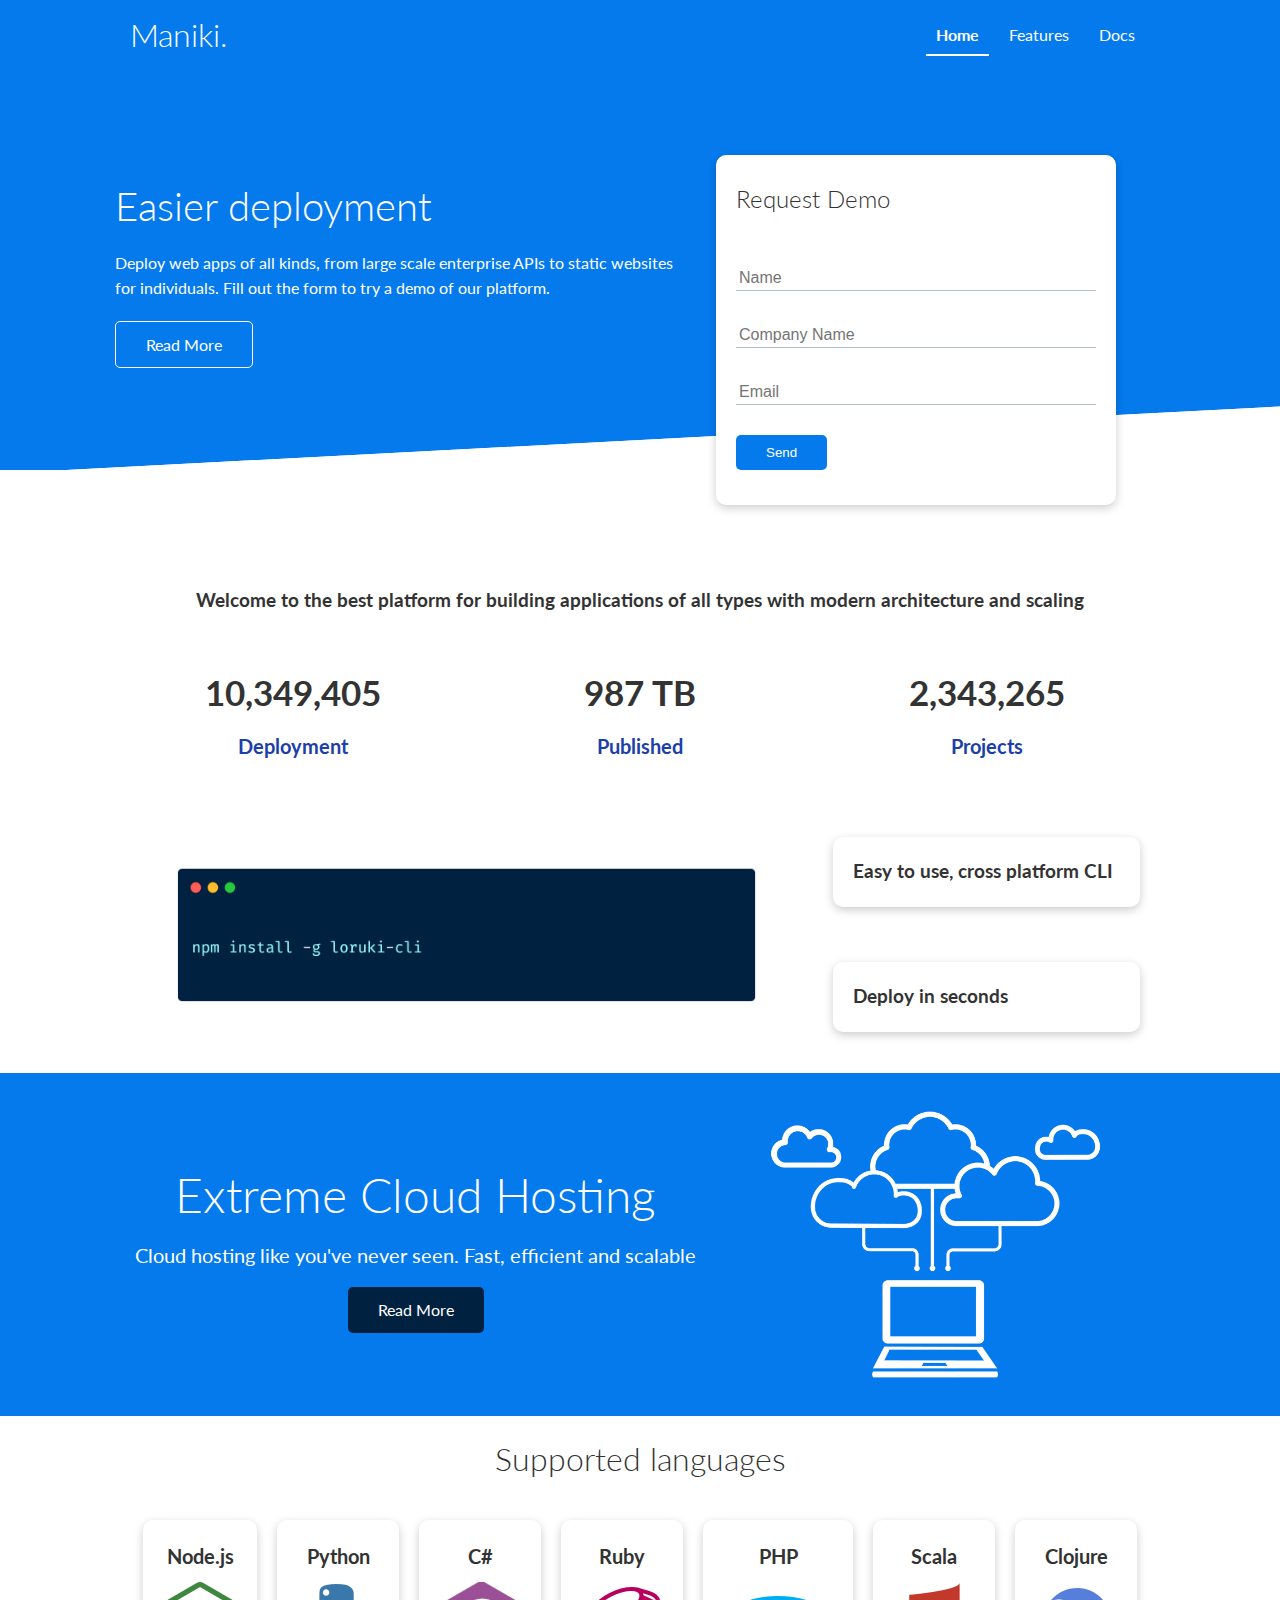
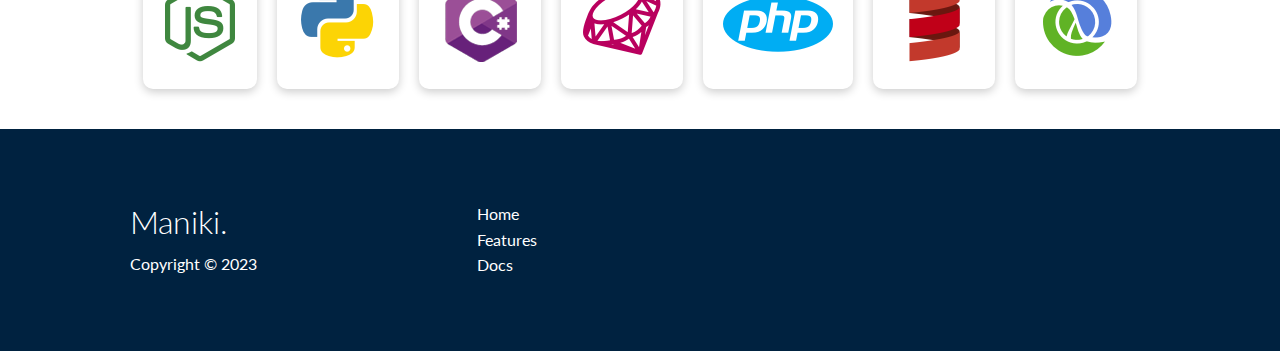
<file: index.html>
<!DOCTYPE html>
<html lang="en">
  <head>
    <meta charset="UTF-8" />
    <link
      rel="stylesheet"
      href="https://cdnjs.cloudflare.com/ajax/libs/font-awesome/6.4.0/css/all.min.css"
      integrity="sha512-iecdLmaskl7CVkqkXNQ/ZH/XLlvWZOJyj7Yy7tcenmpD1ypASozpmT/E0iPtmFIB46ZmdtAc9eNBvH0H/ZpiBw=="
      crossorigin="anonymous"
      referrerpolicy="no-referrer"
    />
    <link rel="stylesheet" href="/css/index.css" />
    <link rel="stylesheet" href="/css/utilities.css" />
    <meta name="viewport" content="width=device-width, initial-scale=1.0" />
    <title>Maniki | Cloud Hosting For Everyone</title>
    <link
      rel="apple-touch-icon"
      sizes="180x180"
      href="images/apple-touch-icon.png"
    />
    <link
      rel="icon"
      type="image/png"
      sizes="32x32"
      href="images/favicon-32x32.png"
    />
    <link
      rel="icon"
      type="image/png"
      sizes="16x16"
      href="images/favicon-16x16.png"
    />
    <link rel="manifest" href="images/site.webmanifest" />
    <script>
      window.dataLayer = window.dataLayer || [];
      function gtag() {
        dataLayer.push(arguments);
      }
      gtag("js", new Date());

      gtag("config", "G-Q8FTPG0DRX");
    </script>
    <meta
      name="google-site-verification"
      content="oBaReN0ZdsVu-ICo7ilSoXUOuL-vhEOg9hPJdCAedQ0"
    />
  </head>
  <body>
    <!-- Navbar -->

    <div class="navbar">
      <div class="container flex">
        <h1 class="logo">Maniki.</h1>
        <nav>
          <ul>
            <li><a class="text-bold" href="index.html">Home</a></li>
            <li><a href="feature.html">Features</a></li>
            <li><a href="docs.html">Docs</a></li>
          </ul>
        </nav>
      </div>
    </div>
    <!-- Showcase -->
    <section class="showcase">
      <div class="container grid">
        <div class="showcase-text">
          <h1>Easier deployment</h1>
          <p>
            Deploy web apps of all kinds, from large scale enterprise APIs to
            static websites for individuals. Fill out the form to try a demo of
            our platform.
          </p>
          <a href="feature.html" class="btn btn-outline">Read More</a>
        </div>
        <div class="showcase-form card">
          <h2>Request Demo</h2>
          <form
            name="contact"
            method="POST"
            netlify-honeypot="bot-field"
            data-netlify="true"
          >
            <input type="hidden" name="form-name" value="contact" />
            <p class="hidden">
              <label
                >Don't fill this out if you-re human:<input name="bot-field"
              /></label>
            </p>
            <div class="form-control">
              <input type="text" name="name" placeholder="Name" required />
            </div>
            <div class="form-control">
              <input
                type="text"
                name="company"
                placeholder="Company Name"
                required
              />
            </div>
            <div class="form-control">
              <input type="email" name="email" placeholder="Email" required />
            </div>
            <input type="submit" value="Send" class="btn btn-primary" />
          </form>
        </div>
      </div>
    </section>
    <!-- Stats -->
    <section class="stats">
      <div class="container">
        <h3 class="stats heading text-center my-1">
          Welcome to the best platform for building applications of all types
          with modern architecture and scaling
        </h3>
        <div class="grid grid-3 text-center my-4">
          <div>
            <i class="fas fa-server fa-3x"></i>
            <h3>10,349,405</h3>
            <p class="text-secondary">Deployment</p>
          </div>
          <div>
            <i class="fas fa-upload fa-3x"></i>
            <h3>987 TB</h3>
            <p class="text-secondary">Published</p>
          </div>
          <div>
            <i class="fas fa-project-diagram fa-3x"></i>
            <h3>2,343,265</h3>
            <p class="text-secondary">Projects</p>
          </div>
        </div>
      </div>
    </section>
    <!-- Cli -->
    <section class="cli">
      <div class="container grid">
        <img src="/images/cli.png" alt="Cli" />
        <div class="card">
          <h3>Easy to use, cross platform CLI</h3>
        </div>
        <div class="card">
          <h3>Deploy in seconds</h3>
        </div>
      </div>
    </section>
    <!-- Cloud -->
    <section class="cloud bg-primary my-2 py-2">
      <div class="container grid">
        <div class="text-center">
          <h2 class="lg">Extreme Cloud Hosting</h2>
          <p class="lead my-1">
            Cloud hosting like you've never seen. Fast, efficient and scalable
          </p>
          <a href="feature.html" class="btn btn-dark">Read More</a>
        </div>
        <img src="images/cloud.png" alt="" />
      </div>
    </section>
    <!-- Languages -->
    <section class="languages">
      <h2 class="md text-center my-2">Supported languages</h2>
      <div class="container flex">
        <div class="card">
          <h4>Node.js</h4>
          <img src="images/logos/node.png" alt="" />
        </div>
        <div class="card">
          <h4>Python</h4>
          <img src="images/logos/python.png" alt="" />
        </div>
        <div class="card">
          <h4>C#</h4>
          <img src="images/logos/csharp.png" alt="" />
        </div>
        <div class="card">
          <h4>Ruby</h4>
          <img src="images/logos/ruby.png" alt="" />
        </div>
        <div class="card">
          <h4>PHP</h4>
          <img src="images/logos/php.png" alt="" />
        </div>
        <div class="card">
          <h4>Scala</h4>
          <img src="images/logos/scala.png" alt="" />
        </div>
        <div class="card">
          <h4>Clojure</h4>
          <img src="images/logos/clojure.png" alt="" />
        </div>
      </div>
    </section>
    <!-- Footer -->
    <footer class="footer bg-dark py-5">
      <div class="container grid grid-3">
        <div>
          <h1>Maniki.</h1>
          <p>Copyright &copy; 2023</p>
        </div>
        <nav>
          <ul>
            <li><a href="index.html">Home</a></li>
            <li><a href="feature.html">Features</a></li>
            <li><a href="docs.html">Docs</a></li>
          </ul>
        </nav>
        <div class="social">
          <a href="#"><i class="fab fa-github fa-2x"></i></a>
          <a href="#"><i class="fab fa-facebook fa-2x"></i></a>
          <a href="#"><i class="fab fa-twitter fa-2x"></i></a>
          <a href="#"><i class="fab fa-instagram fa-2x"></i></a>
        </div>
      </div>
    </footer>
  </body>
</html>
</file>
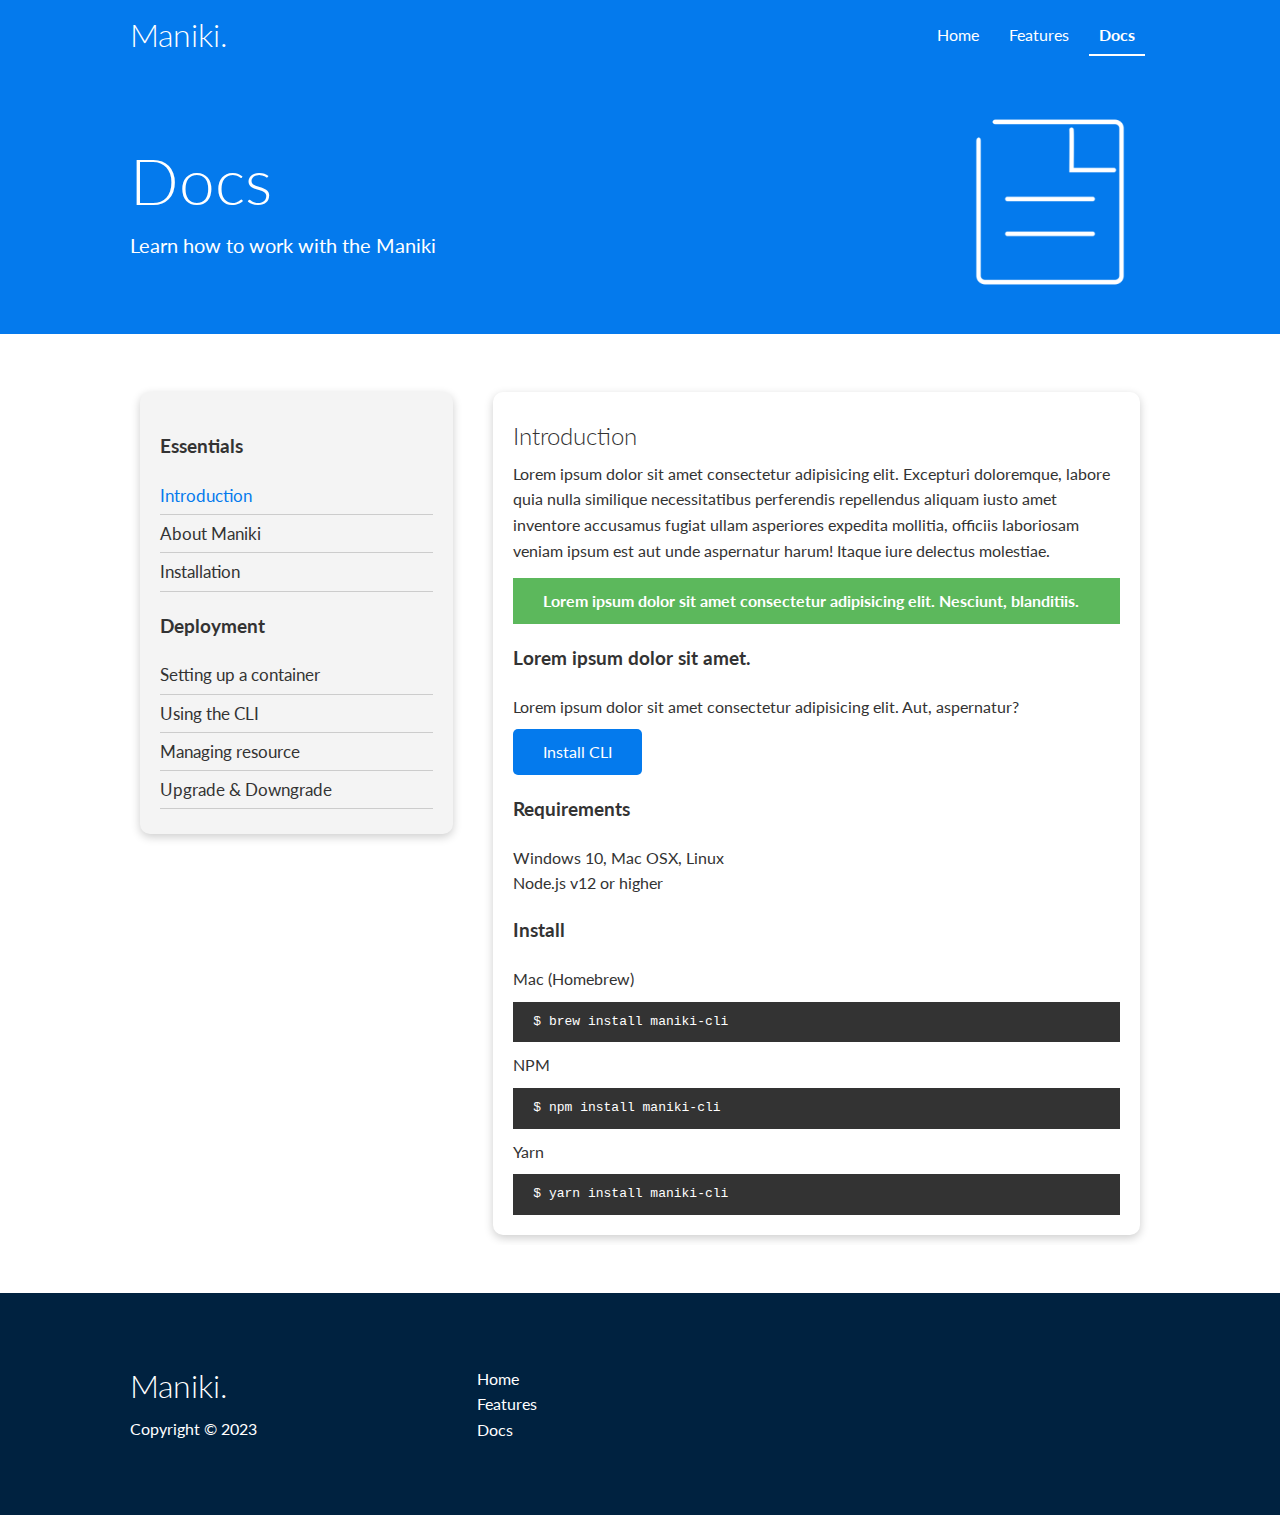
<file: docs.html>
<!DOCTYPE html>
<html lang="en">
  <head>
    <meta charset="UTF-8" />
    <link
      rel="stylesheet"
      href="https://cdnjs.cloudflare.com/ajax/libs/font-awesome/6.4.0/css/all.min.css"
      integrity="sha512-iecdLmaskl7CVkqkXNQ/ZH/XLlvWZOJyj7Yy7tcenmpD1ypASozpmT/E0iPtmFIB46ZmdtAc9eNBvH0H/ZpiBw=="
      crossorigin="anonymous"
      referrerpolicy="no-referrer"
    />
    <link rel="stylesheet" href="/css/index.css" />
    <link rel="stylesheet" href="/css/utilities.css" />
    <meta name="viewport" content="width=device-width, initial-scale=1.0" />
    <link
      rel="apple-touch-icon"
      sizes="180x180"
      href="images/apple-touch-icon.png"
    />
    <link
      rel="icon"
      type="image/png"
      sizes="32x32"
      href="images/favicon-32x32.png"
    />
    <link
      rel="icon"
      type="image/png"
      sizes="16x16"
      href="images/favicon-16x16.png"
    />
    <title>Maniki | Cloud Hosting For Everyone</title>
    <meta
      name="google-site-verification"
      content="oBaReN0ZdsVu-ICo7ilSoXUOuL-vhEOg9hPJdCAedQ0"
    />
    <!-- Google tag (gtag.js) -->
    <script
      async
      src="https://www.googletagmanager.com/gtag/js?id=G-Q8FTPG0DRX"
    ></script>
    <script>
      window.dataLayer = window.dataLayer || [];
      function gtag() {
        dataLayer.push(arguments);
      }
      gtag("js", new Date());

      gtag("config", "G-Q8FTPG0DRX");
    </script>
  </head>
  <body>
    <!-- Navbar -->
    <div class="navbar">
      <div class="container flex">
        <h1 class="logo">Maniki.</h1>
        <nav>
          <ul>
            <li><a href="index.html">Home</a></li>
            <li><a href="feature.html">Features</a></li>
            <li><a class="text-bold" href="docs.html">Docs</a></li>
          </ul>
        </nav>
      </div>
    </div>
    <!-- Docs head -->
    <section class="docs-head bg-primary py-3">
      <div class="container grid">
        <div>
          <h1 class="xl">Docs</h1>
          <p class="lead">Learn how to work with the Maniki</p>
        </div>
        <img src="/images/docs.png" alt="" />
      </div>
    </section>
    <!-- Docs main -->
    <section class="docs-main my-4">
      <div class="container grid">
        <div class="card bg-light p-3">
          <h3 class="my-2">Essentials</h3>
          <nav>
            <ul>
              <li><a class="text-primary" href="#">Introduction</a></li>
              <li><a href="#">About Maniki</a></li>
              <li><a href="#">Installation</a></li>
            </ul>
          </nav>
          <h3 class="my-2">Deployment</h3>
          <nav>
            <ul>
              <li><a href="#">Setting up a container</a></li>
              <li><a href="#">Using the CLI</a></li>
              <li><a href="#">Managing resource</a></li>
              <li><a href="#">Upgrade & Downgrade</a></li>
            </ul>
          </nav>
        </div>
        <div class="card">
          <h2>Introduction</h2>
          <p>
            Lorem ipsum dolor sit amet consectetur adipisicing elit. Excepturi
            doloremque, labore quia nulla similique necessitatibus perferendis
            repellendus aliquam iusto amet inventore accusamus fugiat ullam
            asperiores expedita mollitia, officiis laboriosam veniam ipsum est
            aut unde aspernatur harum! Itaque iure delectus molestiae.
          </p>
          <div class="alert alert-success">
            <i class="fas fa-info"></i>Lorem ipsum dolor sit amet consectetur
            adipisicing elit. Nesciunt, blanditiis.
          </div>

          <h3>Lorem ipsum dolor sit amet.</h3>
          <p>
            Lorem ipsum dolor sit amet consectetur adipisicing elit. Aut,
            aspernatur?
          </p>
          <a href="#" class="btn btn-primary">Install CLI</a>

          <h3>Requirements</h3>
          <ul>
            <li>Windows 10, Mac OSX, Linux</li>
            <li>Node.js v12 or higher</li>
          </ul>

          <h3>Install</h3>
          <p>Mac (Homebrew)</p>
          <pre><code>$ brew install maniki-cli</code></pre>
          <p>NPM</p>
          <pre><code>$ npm install maniki-cli</code></pre>
          <p>Yarn</p>
          <pre><code>$ yarn install maniki-cli</code></pre>
        </div>
      </div>
    </section>
    <!-- Footer -->
    <footer class="footer bg-dark py-5">
      <div class="container grid grid-3">
        <div>
          <h1>Maniki.</h1>
          <p>Copyright &copy; 2023</p>
        </div>
        <nav>
          <ul>
            <li><a href="index.html">Home</a></li>
            <li><a href="feature.html">Features</a></li>
            <li><a href="docs.html">Docs</a></li>
          </ul>
        </nav>
        <div class="social">
          <a href="#"><i class="fab fa-github fa-2x"></i></a>
          <a href="#"><i class="fab fa-facebook fa-2x"></i></a>
          <a href="#"><i class="fab fa-twitter fa-2x"></i></a>
          <a href="#"><i class="fab fa-instagram fa-2x"></i></a>
        </div>
      </div>
    </footer>
  </body>
</html>
</file>
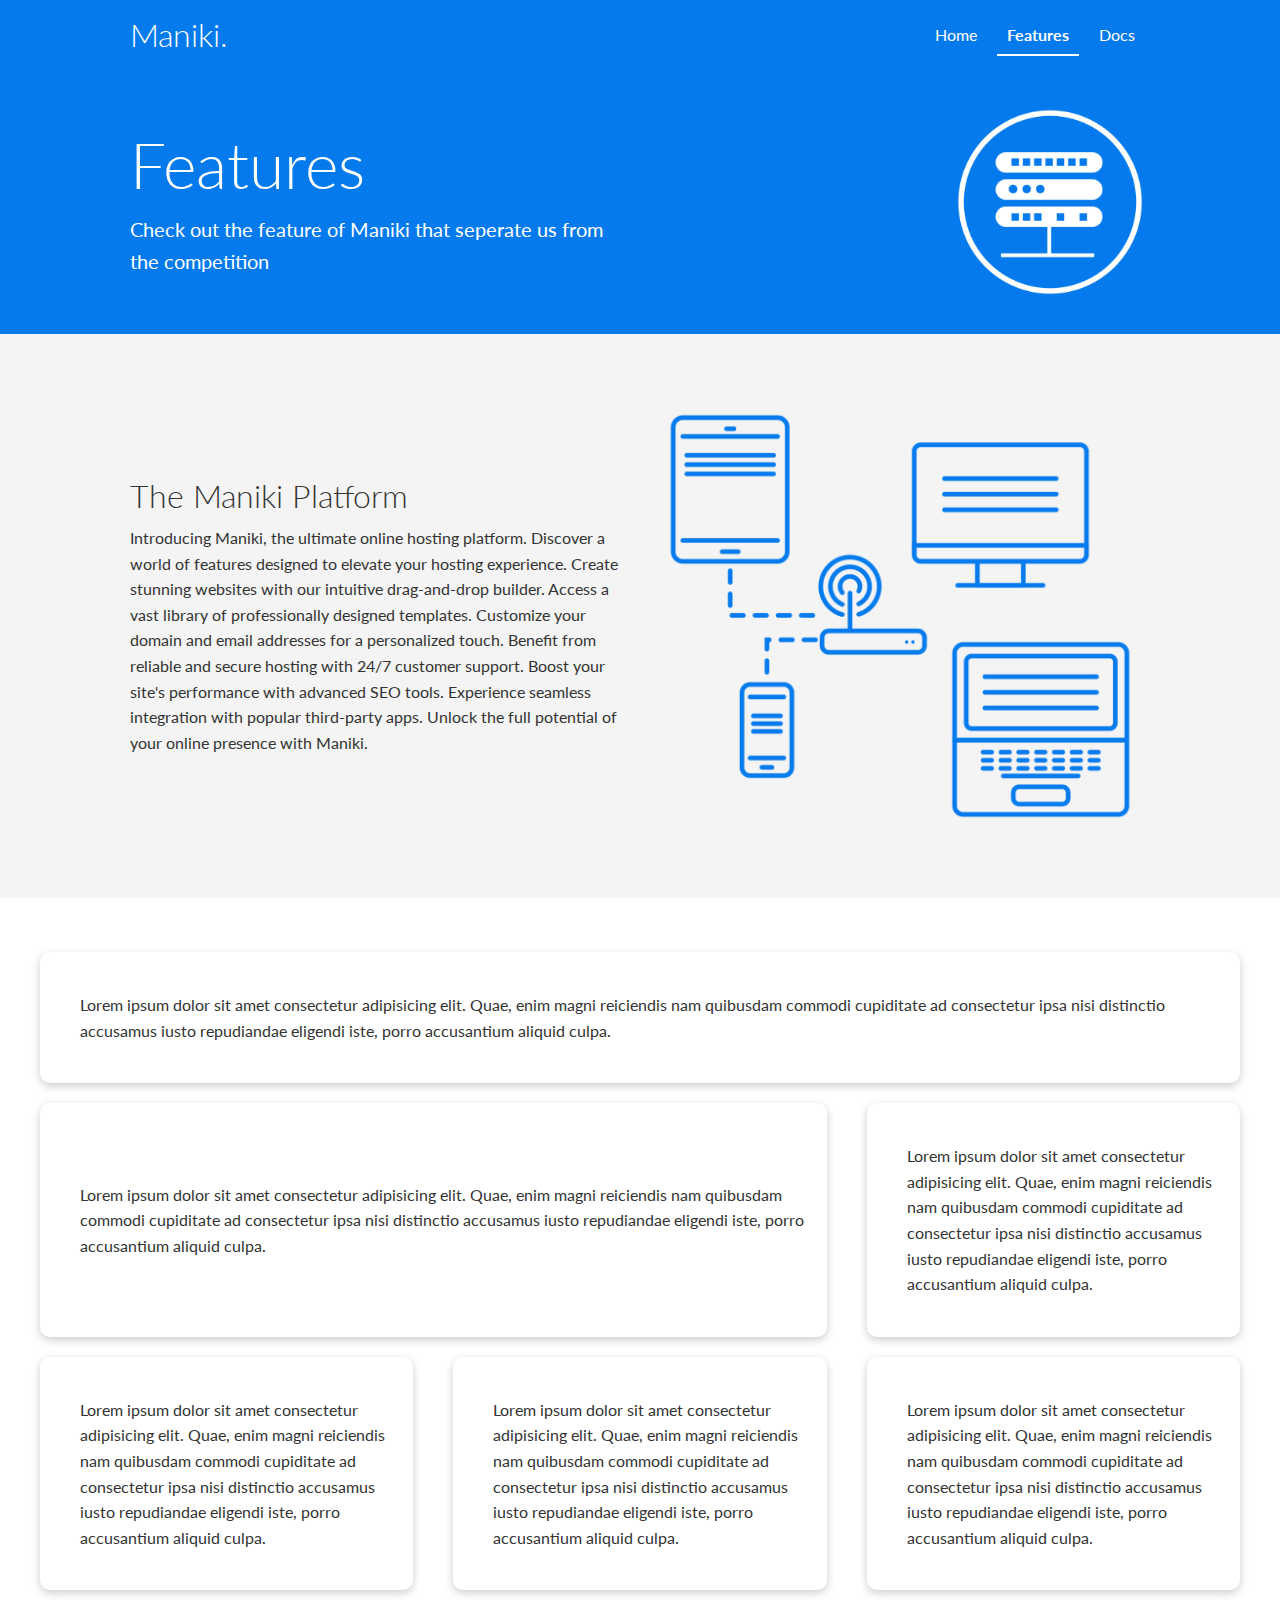
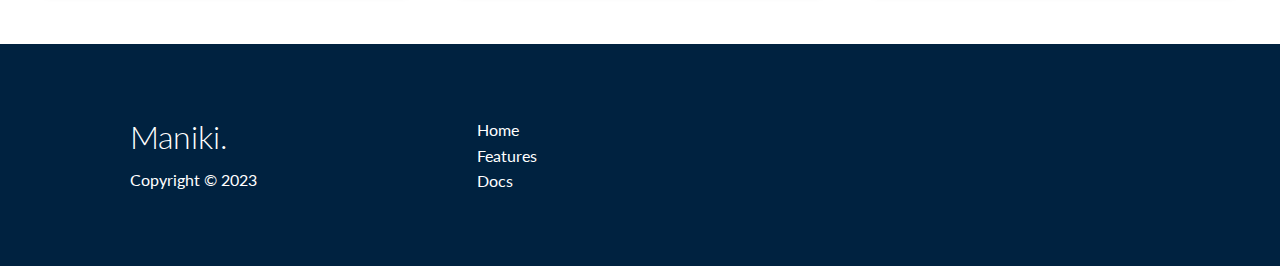
<file: feature.html>
<!DOCTYPE html>
<html lang="en">
  <head>
    <meta charset="UTF-8" />
    <link
      rel="stylesheet"
      href="https://cdnjs.cloudflare.com/ajax/libs/font-awesome/6.4.0/css/all.min.css"
      integrity="sha512-iecdLmaskl7CVkqkXNQ/ZH/XLlvWZOJyj7Yy7tcenmpD1ypASozpmT/E0iPtmFIB46ZmdtAc9eNBvH0H/ZpiBw=="
      crossorigin="anonymous"
      referrerpolicy="no-referrer"
    />
    <link rel="stylesheet" href="/css/index.css" />
    <link rel="stylesheet" href="/css/utilities.css" />
    <meta name="viewport" content="width=device-width, initial-scale=1.0" />
    <link
      rel="apple-touch-icon"
      sizes="180x180"
      href="images/apple-touch-icon.png"
    />
    <link
      rel="icon"
      type="image/png"
      sizes="32x32"
      href="images/favicon-32x32.png"
    />
    <link
      rel="icon"
      type="image/png"
      sizes="16x16"
      href="images/favicon-16x16.png"
    />
    <title>Maniki | Cloud Hosting For Everyone</title>
    <!-- Google tag (gtag.js) -->
    <script
      async
      src="https://www.googletagmanager.com/gtag/js?id=G-Q8FTPG0DRX"
    ></script>
    <script>
      window.dataLayer = window.dataLayer || [];
      function gtag() {
        dataLayer.push(arguments);
      }
      gtag("js", new Date());

      gtag("config", "G-Q8FTPG0DRX");
    </script>
    <meta
      name="google-site-verification"
      content="oBaReN0ZdsVu-ICo7ilSoXUOuL-vhEOg9hPJdCAedQ0"
    />
  </head>
  <body>
    <!-- Navbar -->
    <div class="navbar">
      <div class="container flex">
        <h1 class="logo">Maniki.</h1>
        <nav>
          <ul>
            <li><a href="index.html">Home</a></li>
            <li><a class="text-bold" href="feature.html">Features</a></li>
            <li><a href="docs.html">Docs</a></li>
          </ul>
        </nav>
      </div>
    </div>
    <!-- head -->
    <section class="features-head bg-primary py-3">
      <div class="container grid">
        <div>
          <h1 class="xl">Features</h1>
          <p class="lead">
            Check out the feature of Maniki that seperate us from the
            competition
          </p>
        </div>
        <img src="/images/server.png" alt="" />
      </div>
    </section>
    <!-- Sub head -->
    <section class="features-subhead bg-light py-3">
      <div class="container grid">
        <div>
          <h1 class="md">The Maniki Platform</h1>
          <p>
            Introducing Maniki, the ultimate online hosting platform. Discover a
            world of features designed to elevate your hosting experience.
            Create stunning websites with our intuitive drag-and-drop builder.
            Access a vast library of professionally designed templates.
            Customize your domain and email addresses for a personalized touch.
            Benefit from reliable and secure hosting with 24/7 customer support.
            Boost your site's performance with advanced SEO tools. Experience
            seamless integration with popular third-party apps. Unlock the full
            potential of your online presence with Maniki.
          </p>
        </div>
        <img src="/images/server2.png" alt="" />
      </div>
    </section>
    <section class="features-main my-2">
      <container class="grid grid-3">
        <div class="card flex">
          <i class="fas fa-server fa-3x"></i>
          <p>
            Lorem ipsum dolor sit amet consectetur adipisicing elit. Quae, enim
            magni reiciendis nam quibusdam commodi cupiditate ad consectetur
            ipsa nisi distinctio accusamus iusto repudiandae eligendi iste,
            porro accusantium aliquid culpa.
          </p>
        </div>
        <div class="card flex">
          <i class="fas fa-network-wired fa-3x"></i>
          <p>
            Lorem ipsum dolor sit amet consectetur adipisicing elit. Quae, enim
            magni reiciendis nam quibusdam commodi cupiditate ad consectetur
            ipsa nisi distinctio accusamus iusto repudiandae eligendi iste,
            porro accusantium aliquid culpa.
          </p>
        </div>
        <div class="card flex">
          <i class="fas fa-laptop-code fa-3x"></i>
          <p>
            Lorem ipsum dolor sit amet consectetur adipisicing elit. Quae, enim
            magni reiciendis nam quibusdam commodi cupiditate ad consectetur
            ipsa nisi distinctio accusamus iusto repudiandae eligendi iste,
            porro accusantium aliquid culpa.
          </p>
        </div>
        <div class="card flex">
          <i class="fas fa-database fa-3x"></i>
          <p>
            Lorem ipsum dolor sit amet consectetur adipisicing elit. Quae, enim
            magni reiciendis nam quibusdam commodi cupiditate ad consectetur
            ipsa nisi distinctio accusamus iusto repudiandae eligendi iste,
            porro accusantium aliquid culpa.
          </p>
        </div>
        <div class="card flex">
          <i class="fas fa-power-off fa-3x"></i>
          <p>
            Lorem ipsum dolor sit amet consectetur adipisicing elit. Quae, enim
            magni reiciendis nam quibusdam commodi cupiditate ad consectetur
            ipsa nisi distinctio accusamus iusto repudiandae eligendi iste,
            porro accusantium aliquid culpa.
          </p>
        </div>
        <div class="card flex">
          <i class="fas fa-upload fa-3x"></i>
          <p>
            Lorem ipsum dolor sit amet consectetur adipisicing elit. Quae, enim
            magni reiciendis nam quibusdam commodi cupiditate ad consectetur
            ipsa nisi distinctio accusamus iusto repudiandae eligendi iste,
            porro accusantium aliquid culpa.
          </p>
        </div>
      </container>
    </section>
    <!-- Footer -->
    <footer class="footer bg-dark py-5">
      <div class="container grid grid-3">
        <div>
          <h1>Maniki.</h1>
          <p>Copyright &copy; 2023</p>
        </div>
        <nav>
          <ul>
            <li><a href="index.html">Home</a></li>
            <li><a href="feature.html">Features</a></li>
            <li><a href="docs.html">Docs</a></li>
          </ul>
        </nav>
        <div class="social">
          <a href="#"><i class="fab fa-github fa-2x"></i></a>
          <a href="#"><i class="fab fa-facebook fa-2x"></i></a>
          <a href="#"><i class="fab fa-twitter fa-2x"></i></a>
          <a href="#"><i class="fab fa-instagram fa-2x"></i></a>
        </div>
      </div>
    </footer>
  </body>
</html>
</file>
<file: css/index.css>
@import url('https://fonts.googleapis.com/css2?family=Lato:wght@300&display=swap');
:root{
    --primary-color:#047aed;
    --secondary-color: #1c3fa8;
    --dark-color: #002240;
    --light-color: #f4f4f4;
    --success-color: #5cb85c;
    --error-color: #d9534f;
}
*{
box-sizing: border-box;
padding: 0;
margin: 0;
}
html{
    scroll-behavior: smooth;
}
body{
    font-family: 'Lato', sans-serif;
    color: #333;
    line-height: 1.6;
}
body::-webkit-scrollbar {
    width: 12px;
    background-color: transparent;
}

body::-webkit-scrollbar-track {
    border-radius: 0px;
    background-color: var(--dark-color);
    border: 0px solid #cacaca;
}

body::-webkit-scrollbar-thumb {
    border-radius: 8px;
  border: 1px solid var(--dark-color);
   background-clip: content-box;
    background-color: var(--primary-color);
}
ul{
    list-style-type: none;
}
a{
    text-decoration: none;
    color: #333;
}
h1, h2{
    font-weight: 300;
    line-height: 1.2;
    margin: 10px 0;
}
p{
    margin: 10px 0;
}
img{
    width: 100%;
}
code, pre{
    background-color: #333;
    color: #fff;
    padding: 10px;
}
.hidden{
    visibility: hidden;
    height: 0;
}
.navbar{
    background: var(--primary-color);
    color: #fff;
    height: 70px;
}
.navbar ul{
    display: flex;

}
.navbar a{
    color: #fff;
    padding: 10px;
    margin: 0 5px;
    transition: ease 0.5s;
}
.navbar a:hover {
    border-bottom: 2px #fff solid;
    transition: ease 0.5s;
}
.navbar .flex{
    justify-content: space-between;
}

/* showcase */
.showcase{
    height: 400px;
    background: var(--primary-color);
    color: #fff;
    position: relative;
}
.showcase h1{
    font-size:40px ;
}
.showcase p{
    margin: 20px 0;
}
.showcase .grid{
    grid-template-columns: 55% 45%;
    gap: 30px;
    overflow: visible;
}
.showcase-text{
    animation: slideInFromLeft 1s ease-in-out;
}
.showcase-form{
    position: relative;
    top: 60px;
    height: 350px;
    width: 400px;
    padding: 40px;
    justify-content: flex-end;
    z-index: 100;
    animation: slideInFromRight 1s ease-in-out;
}
.showcase-form .form-control{
    margin: 30px 0;
}
.showcase-form input[type='text'], .showcase-form input[type='email']{
border: 0;
border-bottom: 1px solid #b4becb;
width: 100%;
padding: 3px;
font-size: 16px;
}
.showcase-form input:focus {
    outline: none;
}
.showcase::before, .showcase::after{
    content: '';
    position: absolute;
    height: 100px;
    bottom: -70px;
    right: 0;
    left: 0;
    background-color: #fff;
    transform: skewY(-3deg);
    -webkit-transform: skewY(-3deg);
    -moz-transform: skewY(-3deg);
    -ms-transform: skewY(-3deg);
}

/* Stats */
.stats{
    padding-top: 50px;
    animation: slideInFromBottom 1s ease-in-out;
}
.stats-heading{
    max-width: 400px;
    margin: auto;
}
.stats .grid h3{
font-size: 35px;
}
.stats .grid p{
    font-size: 20px;
    font-weight: bold;
}

/* Cli */
.cli .grid{
    grid-template-columns: repeat(3, 1fr);
    grid-template-rows: repea(2, 1fr);
}
.cli .grid > *:first-child{
    grid-column: 1 / span 2;
    grid-row: 1 / span 2;
}

/* Cloud */
.cloud .grid{
    grid-template-columns: 4fr 3fr;
}
/* Languages */
.languages .flex{
    flex-wrap: wrap;
}
.languages .card{
    text-align: center;
    margin: 18px 10px 40px;
    transition: transform 0.2s ease;
}
.languages .card h4{
font-size: 20px;
margin-bottom: 10px;
}
.languages .card:hover{
    transform: translateY(-15px);
}
/* Feature */
.features-head img, .docs-head img{
    width: 200px;
    justify-self: flex-end;
}
.features-sub-head img{
    width: 300px;
    justify-self: flex-end;
}
.features-main .card > i{
    margin-right: 20px;
}
.features-main .grid{
    padding: 30px;
}
.features-main .grid > *:first-child{
    grid-column: 1/span 3;
}
.features-main .grid > *:nth-child(2){
    grid-column: 1/span 2;
}
/* Docs */
.docs-main h3{
    margin: 20px 0;
}
.docs-main .grid{
    grid-template-columns: 1fr 2fr;
    align-items: flex-start;
}
.docs-main nav li{
    font-size: 17px;
    padding-bottom: 5px;
    margin-bottom: 5px;
    border-bottom: 1px #ccc solid;
}
.docs-main a:hover{
    font-weight: bold;
}

/* footer */
.footer .social a{
    margin: 0 10px;
}
/* Animation */
@keyframes slideInFromLeft{
    0%{
        transform:translateX(-100%);
    }
    100%{
        transform: translateX(0);
    }
}
@keyframes slideInFromRight{
    0%{
        transform:translateX(100%);
    }
    100%{
        transform: translateX(0);
    }
}
@keyframes slideInFromTop{
    0%{
        transform:translateY(-100%);
    }
    100%{
        transform: translateX(0);
    }
}
@keyframes slideInFromBottom{
    0%{
        transform:translateY(100%);
    }
    100%{
        transform: translateX(0);
    }
}



/* Tablets and Under */

@media(max-width: 768px){
    .grid, .showcase .grid, .stats .grid, .cli .grid, .cloud .grid, .docs-main .grid{
        grid-template-columns: 1fr !important;
        grid-template-rows: 1fr !important;
    }
    .showcase{
        height: auto;
    }
    .showcase-text{
        text-align: center;
        margin-top: 40px;
        animation: slideInFromTop 1s ease-in-out;
    }
    .showcase-form{
        justify-self: center;
        margin: auto;
        width: 400px;
        animation: slideInFromBottom 1s ease-in-out;
    }
    .cli .grid > *:first-child{
        grid-column: 1;
        grid-row: 1;
    }
    .features-head, .features-sub-head,
    .docs-head{
        text-align: center;
    }
    .features-head img, .features-sub-head img,
    .docs-head img{
        justify-self: center;
    }
    .features-main .grid > *:first-child, .features-main .grid > *:nth-child(2){
        grid-column: 1;
    }
}
/* Mobile */

@media(max-width:500px){
    .navbar{
        height: 110px;
    }
    .navbar .flex{
        flex-direction: column;
    }
    .navbar ul{
        padding: 10px;
        background-color: rgba(0, 0, 0, 0.1);
    }
    .showcase-form{
        width: 300px;
    }
}
</file>
<file: css/utilities.css>
/* utilities */
.container{
    max-width: 1100px;
    margin: 0 auto;
    overflow: auto;
    padding: 0 40px;
}
.card{
    background-color: #fff;
    border-radius: 10px;
    box-shadow: 0 3px 10px rgba(0, 0, 0, 0.2);
    color: #333;
    padding: 20px;
    margin: 10px;
}
.btn{
   display: inline-block;
   padding: 10px 30px;
   cursor: pointer;
   background-color: var(--primary-color);
   color: #fff;
   border: none;
   border-radius: 5px;
   transition: 0.4s;
}
.btn:hover{
    transform: scale(0.9);
}
/* Backgrounds & colored buttons */
.bg-primary, .btn-primary{
    background-color: var(--primary-color);
    color: #fff;
}
.bg-secondary, .btn-secondary{
    background-color: var(--secondary-color);
    color: #fff;
}
.bg-dark, .btn-dark{
    background-color: var(--dark-color);
    color: #fff;
}
.bg-light, .btn-light{
    background-color: var(--light-color);
    color: #333;
}
.bg-primary a, .btn-primary a, .bg-secondary a, .btn-secondary a, .bg-dark a, .btn-dark a{
    color: #fff;
}
/* Text Colorss */
.text-primary{
    color: var(--primary-color);
}
.text-secondary{
    color: var(--secondary-color);
}
.text-dark{
   color: var(--dark-color);

}
.text-light{
    color: var(--light-color);
}

/* Text Sizes */
.lead{
    font-size: 20px;
}
.sm{
    font-size: 1rem;
}
.md{
    font-size: 2rem;
}
.lg{
    font-size: 3rem;
}
.xl{
    font-size: 4rem;
}
.text-center{
    text-align: center;
}
.text-bold{
    font-weight: bold !important;
    border-bottom: 2px solid #fff;
}

/* Alert */
.alert {
    background-color: var(--light-color);
    padding: 10px 20px;
    font-weight: bold;
    margin: 15px 0;

}
.alert i{
    margin-right: 10px;
}
.alert-success{
    background-color: var(--success-color);
    color: #fff;
}
.alert-error{
    background-color: var(--error-color);
    color: #fff;
}
.btn-outline{
    background-color: transparent;
    border: 1px solid #fff;
    color: #fff;
}
.flex{
    display: flex;
    flex-direction: row;
    justify-content: center;
    align-items: center;
    height: 100%;
}
.grid{
    display: grid;
    grid-template-columns: repeat(2, 1fr);
    gap: 20px;
    justify-content: center;
    align-items: center;
    height: 100%;
}
.grid-3{
    grid-template-columns: repeat(3, 1fr);
}

/* Margin */
.my-1{
    margin: 1rem 0;
}
.my-2{
    margin: 1.5rem 0;
}
.my-3{
    margin: 2rem 0;
}
.my-4{
    margin: 3rem 0;
}
.my-5{
    margin: 4rem 0;
}

/* Margin */
.p-1{
    padding: 1rem 0;
}
.py-2{
    padding: 1.5rem 0;
}
.py-3{
    padding: 2rem 0;
}
.py-4{
    padding: 3rem 0;
}
.py-5{
    padding: 4rem 0;
}
</file>
